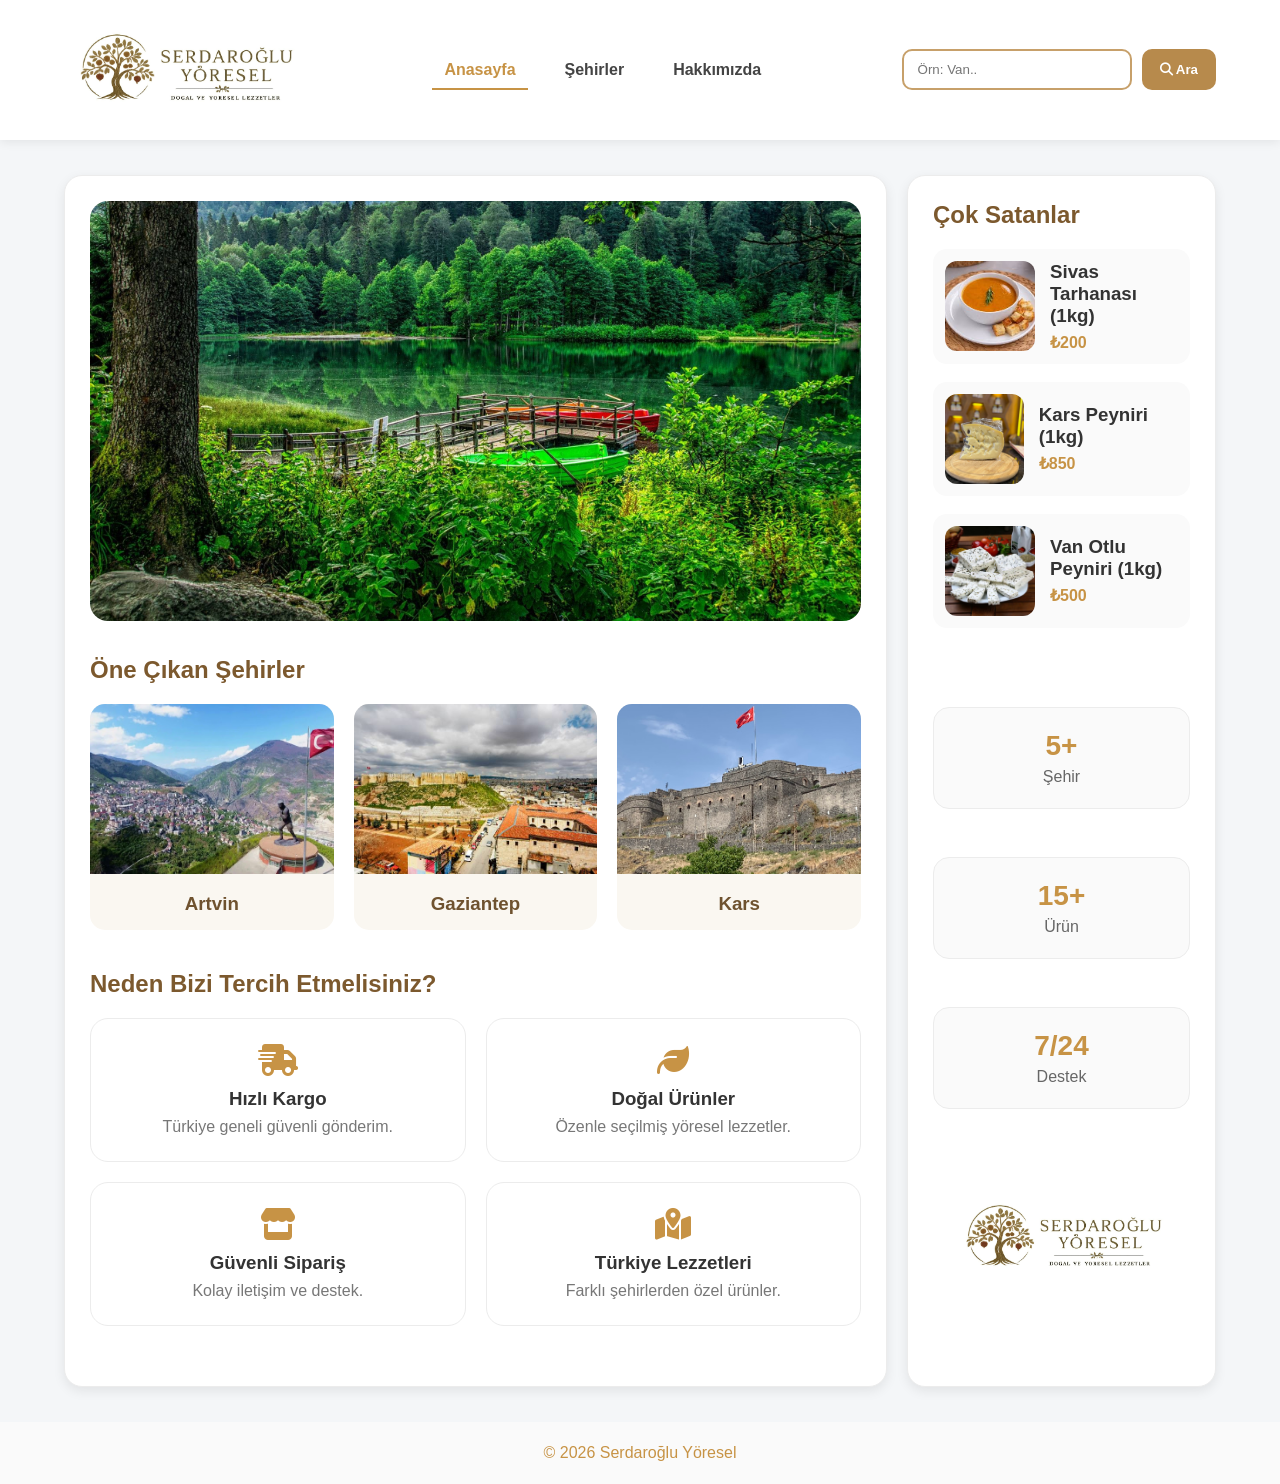
<file: index.html>
<!DOCTYPE html>
<html lang="tr">
<head>
    <meta charset="UTF-8">
    <meta name="viewport" content="width=device-width, initial-scale=1.0">
    <title>Serdaroğlu Yöresel</title>

    <!-- CSS -->
    <link rel="stylesheet" href="style.css">

    <!-- Font Awesome -->
    <link rel="stylesheet"
    href="https://cdnjs.cloudflare.com/ajax/libs/font-awesome/6.5.1/css/all.min.css">
</head>
<body>

    <!-- HEADER -->
    <header>

        <!-- Logo -->
        <div class="logo">
            <img src="serdarogluYoresel_logo.png" alt="Şerdaroğlu Yöresel">
        </div>

        <!-- Menü -->
        <nav>
            <ul>
                <li><a href="index.html" class="active">Anasayfa</a></li>
                <li><a href="sehirler.html">Şehirler</a></li>
                <li><a href="hakkimizda.html">Hakkımızda</a></li>
               
            </ul>
        </nav>

        <!-- Arama -->
        <div class="search-box">
            <input type="text" id="searchInput"
            placeholder="Örn: Van..">

            <button id="searchBtn">
                <i class="fa-solid fa-magnifying-glass"></i>
                Ara
            </button>
        </div>

    </header>


    <!-- ANA İÇERİK -->
    <div class="container">

        <!-- MAIN DIV -->
        <main>

            <!-- SLIDER -->
            <section class="slider">

                <div class="slide active">
                    <img src="slider1.jpg" alt="">
                </div>

                <div class="slide">
                    <img src="slider2.jpg" alt="">
                </div>

                <div class="slide">
                    <img src="slider3.jpg" alt="">
                </div>

            </section>

            
            <!-- ÖNE ÇIKAN ŞEHİRLER -->
            <section class="featured-cities">

                <h2>Öne Çıkan Şehirler</h2>

                <div class="city-cards">

                    <div class="city-card">
                        <img src="artvin.jpg" alt="">
                        <h3>Artvin</h3>
                    </div>

                    <div class="city-card">
                        <img src="gaziantep.jpg" alt="">
                        <h3>Gaziantep</h3>
                    </div>

                    <div class="city-card">
                        <img src="kars.jpg" alt="">
                        <h3>Kars</h3>
                    </div>

                </div>

            </section>


            <!-- KATEGORİLER -->
            <section class="categories">

                <section class="info-section">

    <h2>Neden Bizi Tercih Etmelisiniz?</h2>

    <div class="info-grid">

        <div class="info-card">
            <i class="fa-solid fa-truck-fast"></i>
            <h3>Hızlı Kargo</h3>
            <p>Türkiye geneli güvenli gönderim.</p>
        </div>

        <div class="info-card">
            <i class="fa-solid fa-leaf"></i>
            <h3>Doğal Ürünler</h3>
            <p>Özenle seçilmiş yöresel lezzetler.</p>
        </div>

        <div class="info-card">
            <i class="fa-solid fa-store"></i>
            <h3>Güvenli Sipariş</h3>
            <p>Kolay iletişim ve destek.</p>
        </div>

        <div class="info-card">
            <i class="fa-solid fa-map-location-dot"></i>
            <h3>Türkiye Lezzetleri</h3>
            <p>Farklı şehirlerden özel ürünler.</p>
        </div>

    </div>

</section>

            </section>

        </main>


        <!-- SAĞ DİV -->

    <aside>

    <h2>Çok Satanlar</h2>

    <div class="best-card">

        <img src="organikBal.jpg" alt="">

        <div class="best-info">
            <h3>Sivas Tarhanası (1kg)</h3>
            <p>₺200</p>
        </div>

    </div>

    <div class="best-card">

        <img src="karsPeyniri.jpg" alt="">

        <div class="best-info">
            <h3>Kars Peyniri (1kg)</h3>
            <p>₺850</p>
        </div>

    </div>

    <div class="best-card">

        <img src="baharatSeti.png" alt="">

        <div class="best-info">
            <h3>Van Otlu Peyniri (1kg)</h3>
            <p>₺500</p>
        </div>

    </div>


    <!-- İSTATİSTİK -->
    <br><br>
    <div class="stats-side">

        <div class="stat-box">
            <h2>5+</h2>
            <p>Şehir</p>
        </div>
        <br>
        <div class="stat-box">
            <h2>15+</h2>
            <p>Ürün</p>
        </div>
        <br>
        <div class="stat-box">
            <h2>7/24</h2>
            <p>Destek</p>
        </div>

    </div>
     <br> <br><br>
        <div class="side-logo">
    <img src="serdarogluYoresel_logo.png" alt="Logo">
</div>

        </aside>

    </div>


    <!-- FOOTER -->
    <footer>
        <p>© 2026 Serdaroğlu Yöresel</p>
    </footer>

    <!-- JS -->
    <script src="script.js"></script>

</body>
</html>
</file>
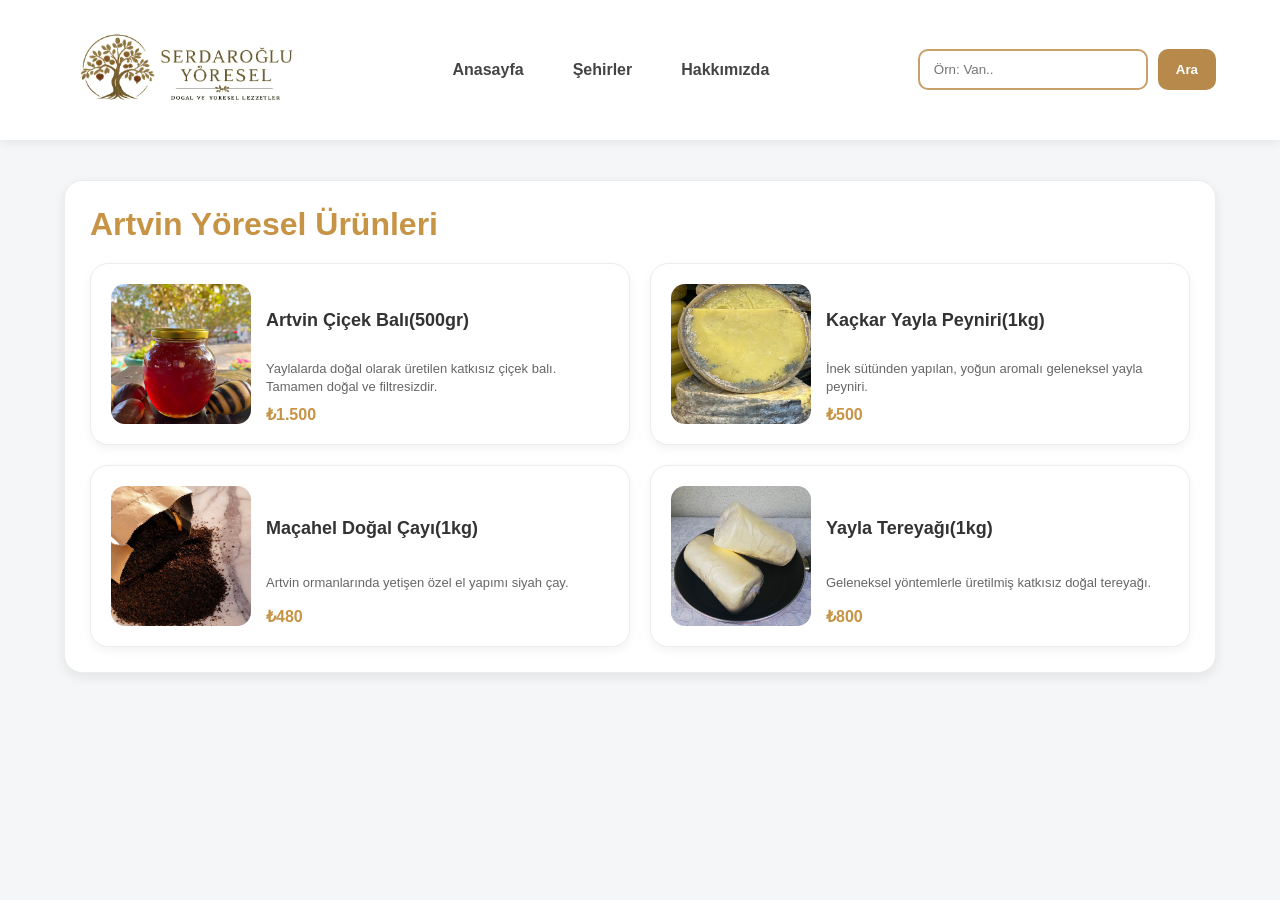
<file: artvin.html>
<!DOCTYPE html>
<html lang="tr">
<head>
    <meta charset="UTF-8">
    <meta name="viewport" content="width=device-width, initial-scale=1.0">
    <title>Artvin</title>

    <link rel="stylesheet" href="style.css">
</head>
<body>

<!-- HEADER (SENİN SİSTEME UYGUN SİLİNGEN) -->
<header>

    <div class="logo">
        <img src="serdarogluYoresel_logo.png" alt="logo">
    </div>

    <nav>
        <ul>
            <li><a href="index.html">Anasayfa</a></li>
            <li><a href="sehirler.html">Şehirler</a></li>
            <li><a href="hakkimizda.html">Hakkımızda</a></li>
        </ul>
    </nav>
<!-- Arama -->
        <div class="search-box">
            <input type="text" id="searchInput"
            placeholder="Örn: Van..">

            <button id="searchBtn">
                <i class="fa-solid fa-magnifying-glass"></i>
                Ara
            </button>
        </div>
</header>

<!-- ÜRÜN ALANI -->
<main class="product-page">

    <h1>Artvin Yöresel Ürünleri</h1>

    <div class="product-grid">

        <!-- 1 -->
        <div class="product-card">

            <img src="artvin_bal.jpg">

            <div class="product-info">
                <br>
                <h2>Artvin Çiçek Balı(500gr)</h2>

                <p>
                    Yaylalarda doğal olarak üretilen katkısız çiçek balı.
                    Tamamen doğal ve filtresizdir.
                </p>

                <span>₺1.500</span>
            </div>

        </div>

        <!-- 2 -->
        <div class="product-card">

            <img src="kackar_peynir.jpg">

            <div class="product-info">
                <br>
                <h2>Kaçkar Yayla Peyniri(1kg)</h2>

                <p>
                    İnek sütünden yapılan, yoğun aromalı geleneksel yayla peyniri.
                </p>

                <span>₺500</span>
            </div>

        </div>

        <!-- 3 -->
        <div class="product-card">

            <img src="macahel_cay.jpg">

            <div class="product-info">
                <br>
                <h2>Maçahel Doğal Çayı(1kg)</h2>

                <p>
                    Artvin ormanlarında yetişen özel el yapımı siyah çay.
                </p>

                <span>₺480</span>
            </div>

        </div>

        <!-- 4 -->
        <div class="product-card">

            <img src="artvin_tereyagi.jpg">

            <div class="product-info">
                <br>
                <h2>Yayla Tereyağı(1kg)</h2>

                <p>
                    Geleneksel yöntemlerle üretilmiş katkısız doğal tereyağı.
                </p>

                <span>₺800</span>
            </div>

        </div>

    </div>

</main><script src="script.js"></script>

</body>
</html>
</file>
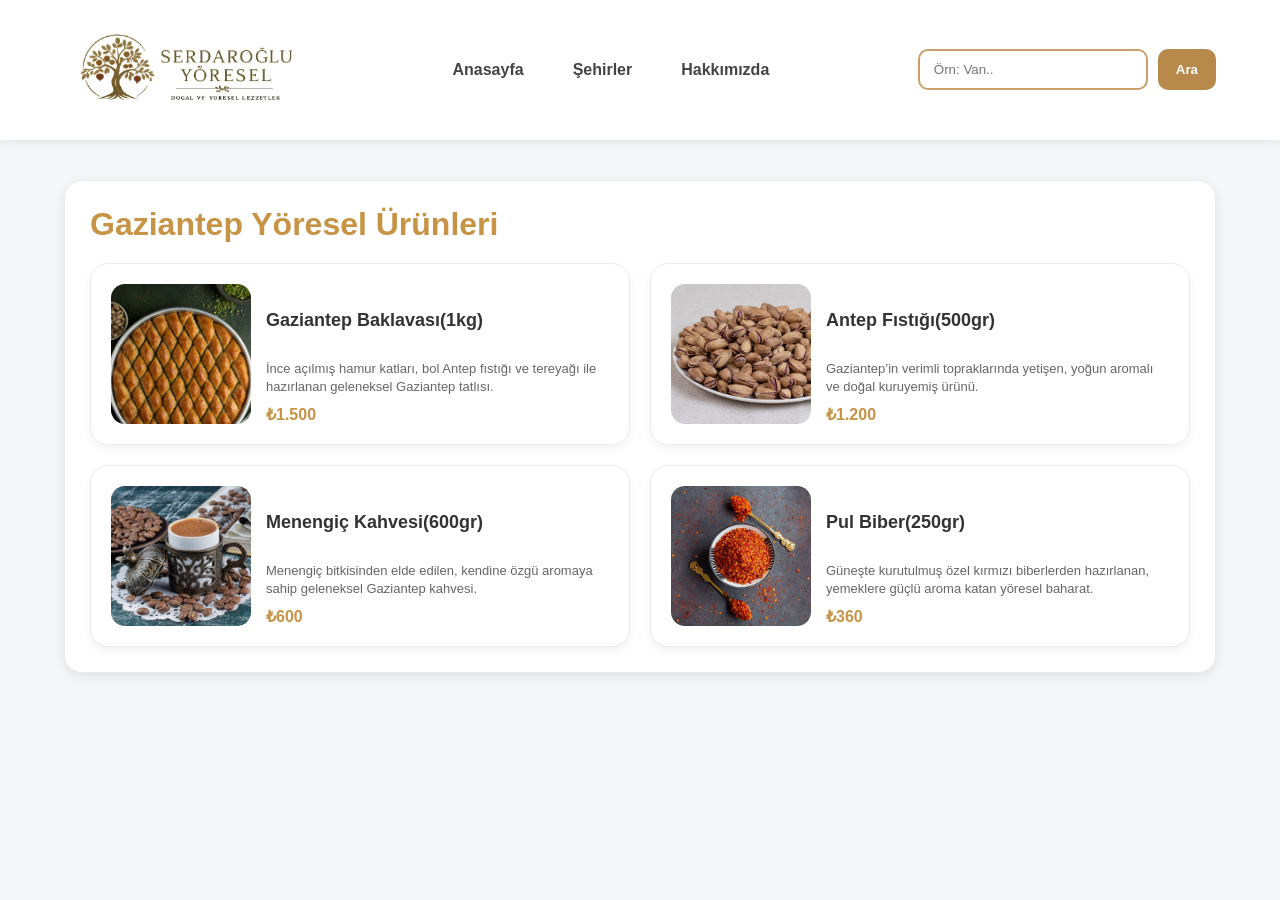
<file: gaziantep.html>
<!DOCTYPE html>
<html lang="tr">
<head>
    <meta charset="UTF-8">
    <meta name="viewport" content="width=device-width, initial-scale=1.0">
    <title>Gaziantep</title>

    <link rel="stylesheet" href="style.css">
</head>
<body>

<!-- HEADER (SENİN SİSTEME UYGUN SİLİNGEN) -->
<header>

    <div class="logo">
        <img src="serdarogluYoresel_logo.png" alt="logo">
    </div>

    <nav>
        <ul>
            <li><a href="index.html">Anasayfa</a></li>
            <li><a href="sehirler.html">Şehirler</a></li>
            <li><a href="hakkimizda.html">Hakkımızda</a></li>
        </ul>
    </nav>
<!-- Arama -->
        <div class="search-box">
            <input type="text" id="searchInput"
            placeholder="Örn: Van..">

            <button id="searchBtn">
                <i class="fa-solid fa-magnifying-glass"></i>
                Ara
            </button>
        </div>
</header>

<!-- ÜRÜN ALANI -->
<main class="product-page">

    <h1>Gaziantep Yöresel Ürünleri</h1>

    <div class="product-grid">

        <!-- 1 -->
        <div class="product-card">

            <img src="baklava.jpg">

            <div class="product-info">
                <br>
                <h2>Gaziantep Baklavası(1kg)</h2>

                <p>
                    İnce açılmış hamur katları, bol Antep fıstığı ve tereyağı ile hazırlanan
                    geleneksel Gaziantep tatlısı.
                </p>

                <span>₺1.500</span>
            </div>

        </div>

        <!-- 2 -->
        <div class="product-card">

            <img src="fistik.jpg">

            <div class="product-info">
                <br>
                <h2>Antep Fıstığı(500gr)</h2>

                <p>
                    Gaziantep’in verimli topraklarında yetişen, 
                    yoğun aromalı ve doğal kuruyemiş ürünü.
                </p>

                <span>₺1.200</span>
            </div>

        </div>

        <!-- 3 -->
        <div class="product-card">

            <img src="menengic.jpg">

            <div class="product-info">
                <br>
                <h2>Menengiç Kahvesi(600gr)</h2>

                <p>
                    Menengiç bitkisinden elde edilen, 
                    kendine özgü aromaya sahip geleneksel Gaziantep kahvesi.
                </p>

                <span>₺600</span>
            </div>

        </div>

        <!-- 4 -->
        <div class="product-card">

            <img src="biber.jpg">

            <div class="product-info">
                <br>
                <h2>Pul Biber(250gr)</h2>

                <p>
                    Güneşte kurutulmuş özel kırmızı biberlerden hazırlanan, 
                    yemeklere güçlü aroma katan yöresel baharat.
                </p>

                <span>₺360</span>
            </div>

        </div>

    </div>

</main>
<script src="script.js"></script>
</body>
</html>
</file>
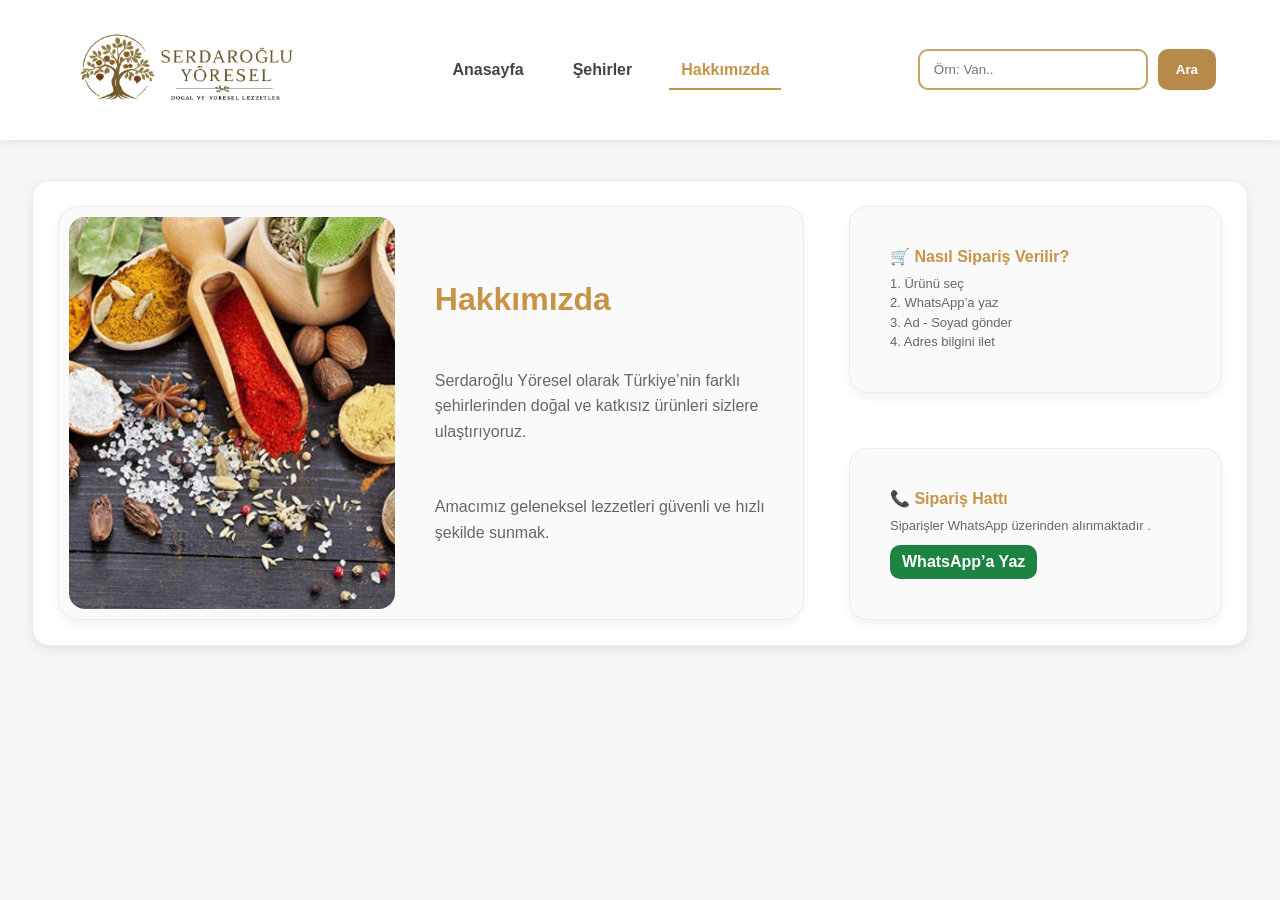
<file: hakkimizda.html>
<!DOCTYPE html>
<html lang="tr">
<head>
    <meta charset="UTF-8">
    <meta name="viewport" content="width=device-width, initial-scale=1.0">
    <title>Hakkımızda</title>

    <link rel="stylesheet" href="style.css">
</head>
<body>

<header>

    <div class="logo">
        <img src="serdarogluYoresel_logo.png">
    </div>

    <nav>
        <ul>
            <li><a href="index.html">Anasayfa</a></li>
            <li><a href="sehirler.html">Şehirler</a></li>
            <li><a href="hakkimizda.html" class="active">Hakkımızda</a></li>
            
        </ul>
    </nav>
<!-- Arama -->
        <div class="search-box">
            <input type="text" id="searchInput"
            placeholder="Örn: Van..">

            <button id="searchBtn">
                <i class="fa-solid fa-magnifying-glass"></i>
                Ara
            </button>
        </div>

</header>

<main class="about-layout">

    <!-- SOL ANA KART -->
    <div class="about-main">

        <div class="about-main-inner">

            <img src="hakkimizdaFoto.jpg" alt="Hakkımızda">

            <div class="about-text">

                <h1>Hakkımızda</h1>

                <p>
                    Serdaroğlu Yöresel olarak Türkiye’nin farklı şehirlerinden
                    doğal ve katkısız ürünleri sizlere ulaştırıyoruz.
                </p>

                <p>
                    Amacımız geleneksel lezzetleri güvenli ve hızlı şekilde sunmak.
                </p>

            </div>

        </div>

    </div>

    <!-- SAĞ KARTLAR -->
    <div class="about-side">

        <div class="about-card small">

            <h2>🛒 Nasıl Sipariş Verilir?</h2>

            <p>
                1. Ürünü seç<br>
                2. WhatsApp’a yaz<br>
                3. Ad - Soyad gönder<br>
                4. Adres bilgini ilet<br>
            </p>

        </div>

        <div class="about-card small">

            <h2>📞 Sipariş Hattı</h2>

            <p>Siparişler WhatsApp üzerinden alınmaktadır .</p>

            <a href="https://wa.me/905300118110">WhatsApp’a Yaz</a>

        </div>

    </div>

</main>
<script src="script.js"></script>
</body>
</html>
</file>
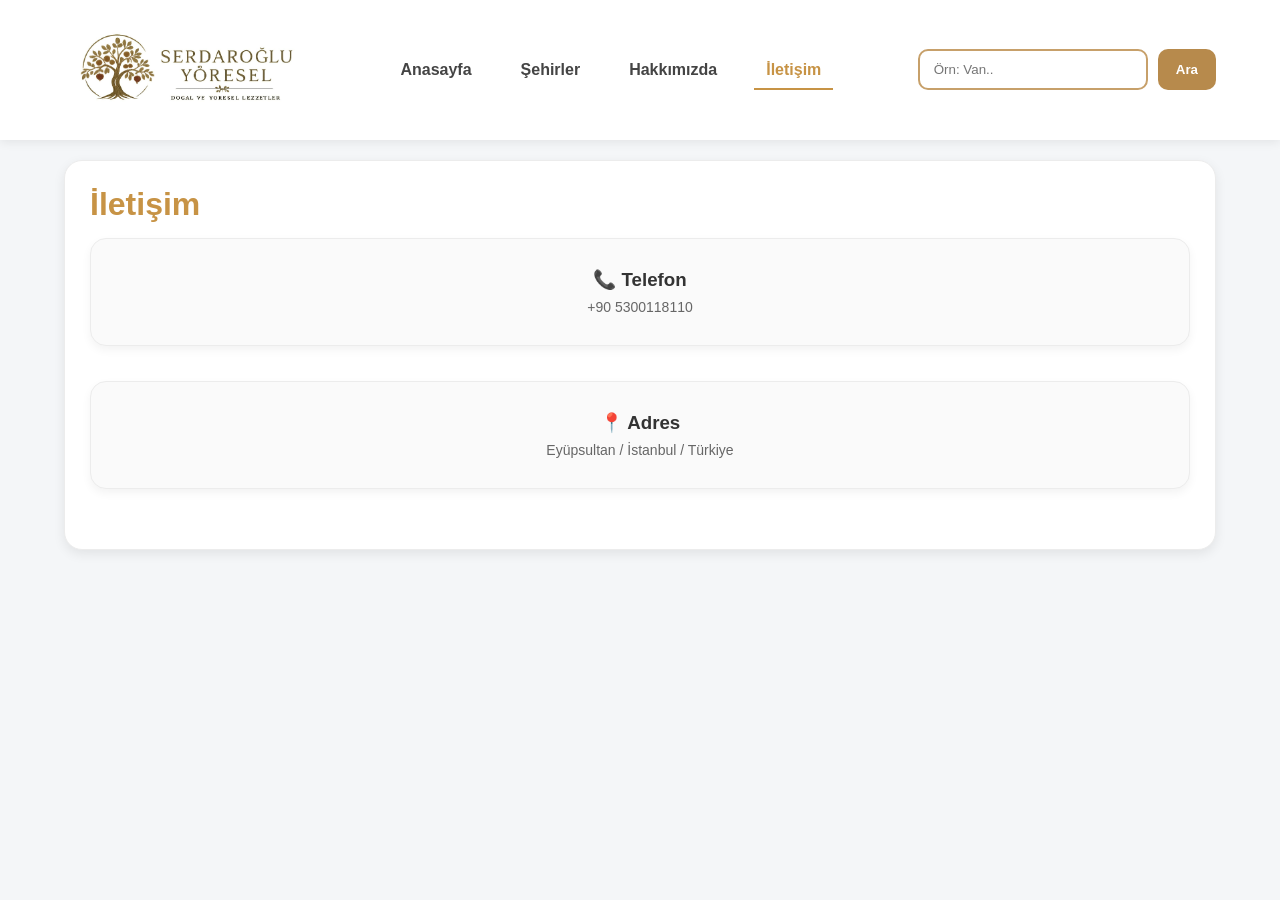
<file: iletisim.html>
<!DOCTYPE html>
<html lang="tr">
<head>
    <meta charset="UTF-8">
    <meta name="viewport" content="width=device-width, initial-scale=1.0">
    <title>İletişim</title>

    <link rel="stylesheet" href="style.css">
</head>
<body>

<header>

    <div class="logo">
        <img src="serdarogluYoresel_logo.png" alt="logo">
    </div>

    <nav>
        <ul>
            <li><a href="index.html">Anasayfa</a></li>
            <li><a href="sehirler.html">Şehirler</a></li>
            <li><a href="hakkimizda.html">Hakkımızda</a></li>
            <li><a href="iletisim.html" class="active">İletişim</a></li>
        </ul>
    </nav>
<!-- Arama -->
        <div class="search-box">
            <input type="text" id="searchInput"
            placeholder="Örn: Van..">

            <button id="searchBtn">
                <i class="fa-solid fa-magnifying-glass"></i>
                Ara
            </button>
        </div>
</header>

<main class="contact-layout">

    <!-- SOL: BİLGİ -->
    <div class="contact-info">

        <h1>İletişim</h1>

      

        <div class="contact-box">
            <h3>📞 Telefon</h3>
            <p>+90 5300118110</p>
        </div>

        

        <div class="contact-box">
            <h3>📍 Adres</h3>
            <p>Eyüpsultan / İstanbul / Türkiye</p>
        </div>

    </div>

   

</main>

</body>
</html>
</file>
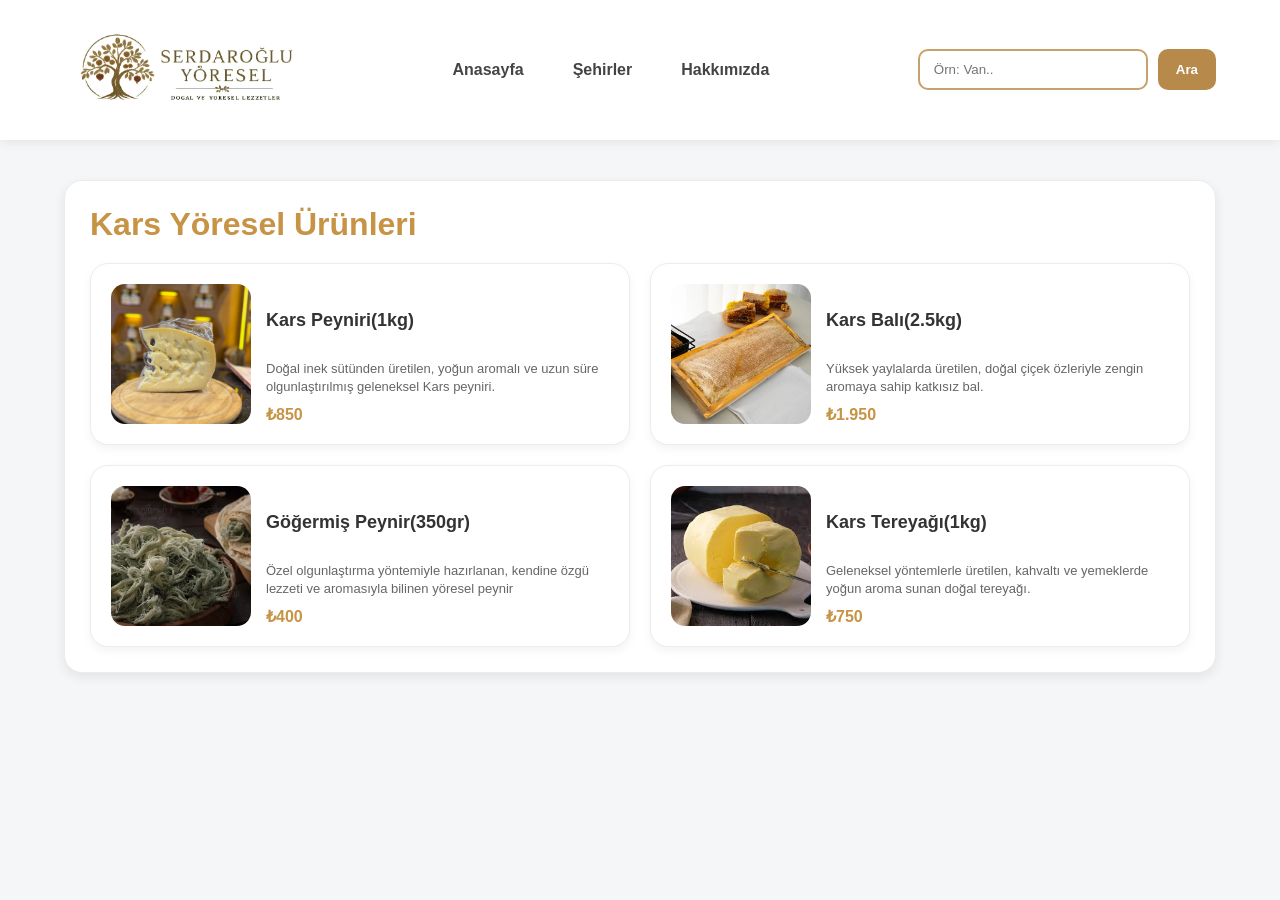
<file: kars.html>
<!DOCTYPE html>
<html lang="tr">
<head>
    <meta charset="UTF-8">
    <meta name="viewport" content="width=device-width, initial-scale=1.0">
    <title>Kars</title>

    <link rel="stylesheet" href="style.css">
</head>
<body>

<!-- HEADER (SENİN SİSTEME UYGUN SİLİNGEN) -->
<header>

    <div class="logo">
        <img src="serdarogluYoresel_logo.png" alt="logo">
    </div>

    <nav>
        <ul>
            <li><a href="index.html">Anasayfa</a></li>
            <li><a href="sehirler.html">Şehirler</a></li>
            <li><a href="hakkimizda.html">Hakkımızda</a></li>
        </ul>
    </nav>
<!-- Arama -->
        <div class="search-box">
            <input type="text" id="searchInput"
            placeholder="Örn: Van..">

            <button id="searchBtn">
                <i class="fa-solid fa-magnifying-glass"></i>
                Ara
            </button>
        </div>
</header>

<!-- ÜRÜN ALANI -->
<main class="product-page">

    <h1>Kars Yöresel Ürünleri</h1>

    <div class="product-grid">

        <!-- 1 -->
        <div class="product-card">

            <img src="karsPeyniri.jpg">

            <div class="product-info">
                <br>
                <h2>Kars Peyniri(1kg)</h2>

                <p>
                    Doğal inek sütünden üretilen, 
                    yoğun aromalı ve uzun süre olgunlaştırılmış geleneksel Kars peyniri.
                </p>

                <span>₺850</span>
            </div>

        </div>

        <!-- 2 -->
        <div class="product-card">

            <img src="karsBali.jpg">

            <div class="product-info">
                <br>
                <h2>Kars Balı(2.5kg)</h2>

                <p>
              Yüksek yaylalarda üretilen, 
              doğal çiçek özleriyle zengin aromaya sahip katkısız bal.
                </p>

                <span>₺1.950</span>
            </div>

        </div>

        <!-- 3 -->
        <div class="product-card">

            <img src="gogermis.jpg">

            <div class="product-info">
                <br>
                <h2>Göğermiş Peynir(350gr)</h2>

                <p>
                    Özel olgunlaştırma yöntemiyle hazırlanan, 
                    kendine özgü lezzeti ve aromasıyla bilinen yöresel peynir
                </p>

                <span>₺400</span>
            </div>

        </div>

        <!-- 4 -->
        <div class="product-card">

            <img src="karsTereyagi.jpg">

            <div class="product-info">
                <br>
                <h2>Kars Tereyağı(1kg)</h2>

                <p>
                    Geleneksel yöntemlerle üretilen, 
                    kahvaltı ve yemeklerde yoğun aroma sunan doğal tereyağı.
                </p>

                <span>₺750</span>
            </div>

        </div>

    </div>

</main>
<script src="script.js"></script>
</body>
</html>
</file>
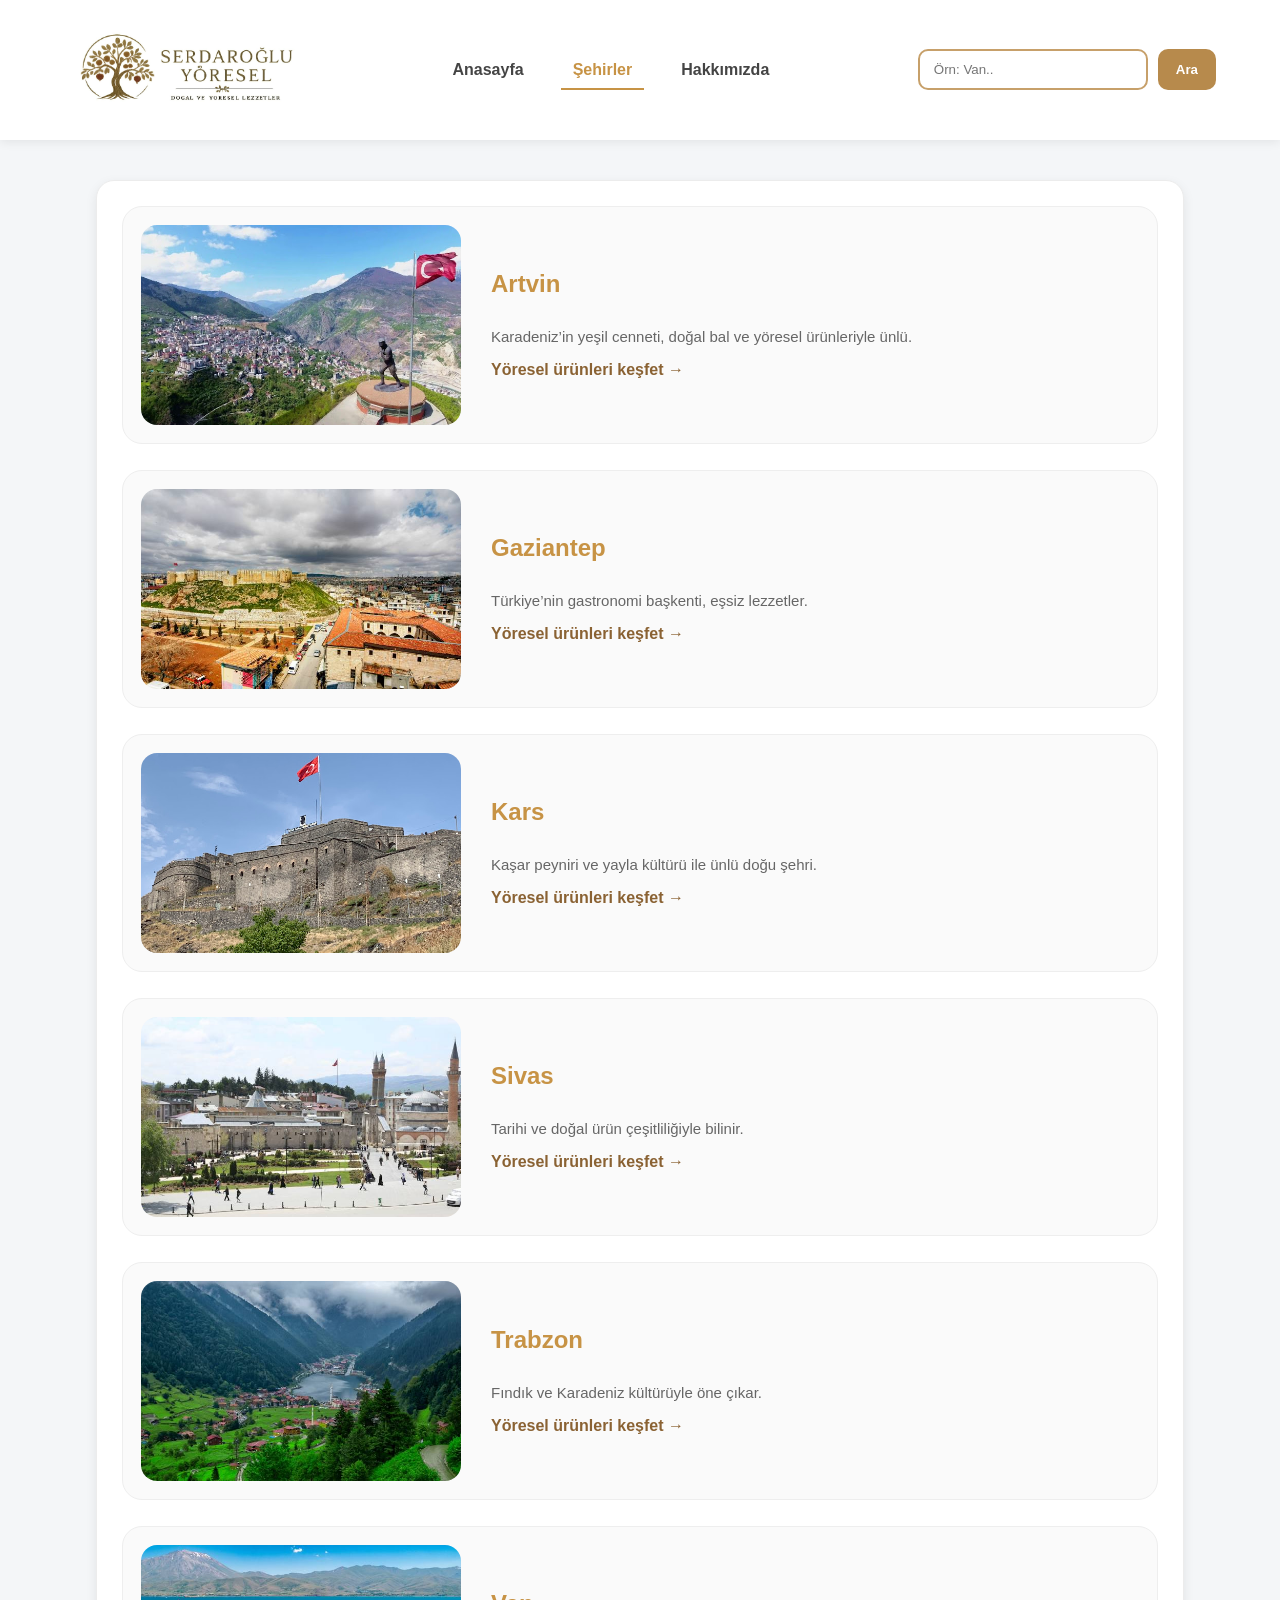
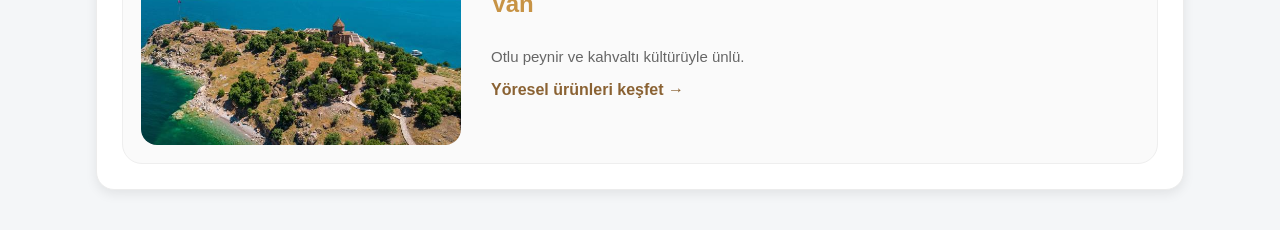
<file: sehirler.html>
<!DOCTYPE html>
<html lang="tr">
<head>
    <meta charset="UTF-8">
    <meta name="viewport" content="width=device-width, initial-scale=1.0">
    <title>Şehirler</title>

    <link rel="stylesheet" href="style.css">
</head>
<body>

<header>

    <div class="logo">
        <img src="serdarogluYoresel_logo.png">
    </div>

    <nav>
        <ul>
            <li><a href="index.html">Anasayfa</a></li>
            <li><a href="sehirler.html" class="active">Şehirler</a></li>
            <li><a href="hakkimizda.html">Hakkımızda</a></li>
          
        </ul>
    </nav>
<!-- Arama -->
        <div class="search-box">
            <input type="text" id="searchInput"
            placeholder="Örn: Van..">

            <button id="searchBtn">
                <i class="fa-solid fa-magnifying-glass"></i>
                Ara
            </button>
        </div>

</header>

<main class="city-feed">

    <!-- 1 -->
    <div class="city-item">
        <img src="artvin.jpg">

        <div class="city-text">
            <h2>Artvin</h2>
            <p>Karadeniz’in yeşil cenneti, doğal bal ve yöresel ürünleriyle ünlü.</p>
            <a href="artvin.html">Yöresel ürünleri keşfet →</a>
        </div>
    </div>

    <!-- 2 -->
    <div class="city-item">
        <img src="gaziantep.jpg">

        <div class="city-text">
            <h2>Gaziantep</h2>
            <p>Türkiye’nin gastronomi başkenti, eşsiz lezzetler.</p>
            <a href="gaziantep.html">Yöresel ürünleri keşfet →</a>
        </div>
    </div>

    <!-- 3 -->
    <div class="city-item">
        <img src="kars.jpg">

        <div class="city-text">
            <h2>Kars</h2>
            <p>Kaşar peyniri ve yayla kültürü ile ünlü doğu şehri.</p>
            <a href="kars.html">Yöresel ürünleri keşfet →</a>
        </div>
    </div>

    <!-- 4 -->
    <div class="city-item">
        <img src="sivas.jpg">

        <div class="city-text">
            <h2>Sivas</h2>
            <p>Tarihi ve doğal ürün çeşitliliğiyle bilinir.</p>
            <a href="sivas.html">Yöresel ürünleri keşfet →</a>
        </div>
    </div>

    <!-- 5 -->
    <div class="city-item">
        <img src="trabzon.jpg">

        <div class="city-text">
            <h2>Trabzon</h2>
            <p>Fındık ve Karadeniz kültürüyle öne çıkar.</p>
            <a href="trabzon.html">Yöresel ürünleri keşfet →</a>
        </div>
    </div>

    <!-- 6 -->
    <div class="city-item">
        <img src="van.jpg">

        <div class="city-text">
            <h2>Van</h2>
            <p>Otlu peynir ve kahvaltı kültürüyle ünlü.</p>
            <a href="van.html">Yöresel ürünleri keşfet →</a>
        </div>
    </div>

</main>

</body>
</html>
</file>
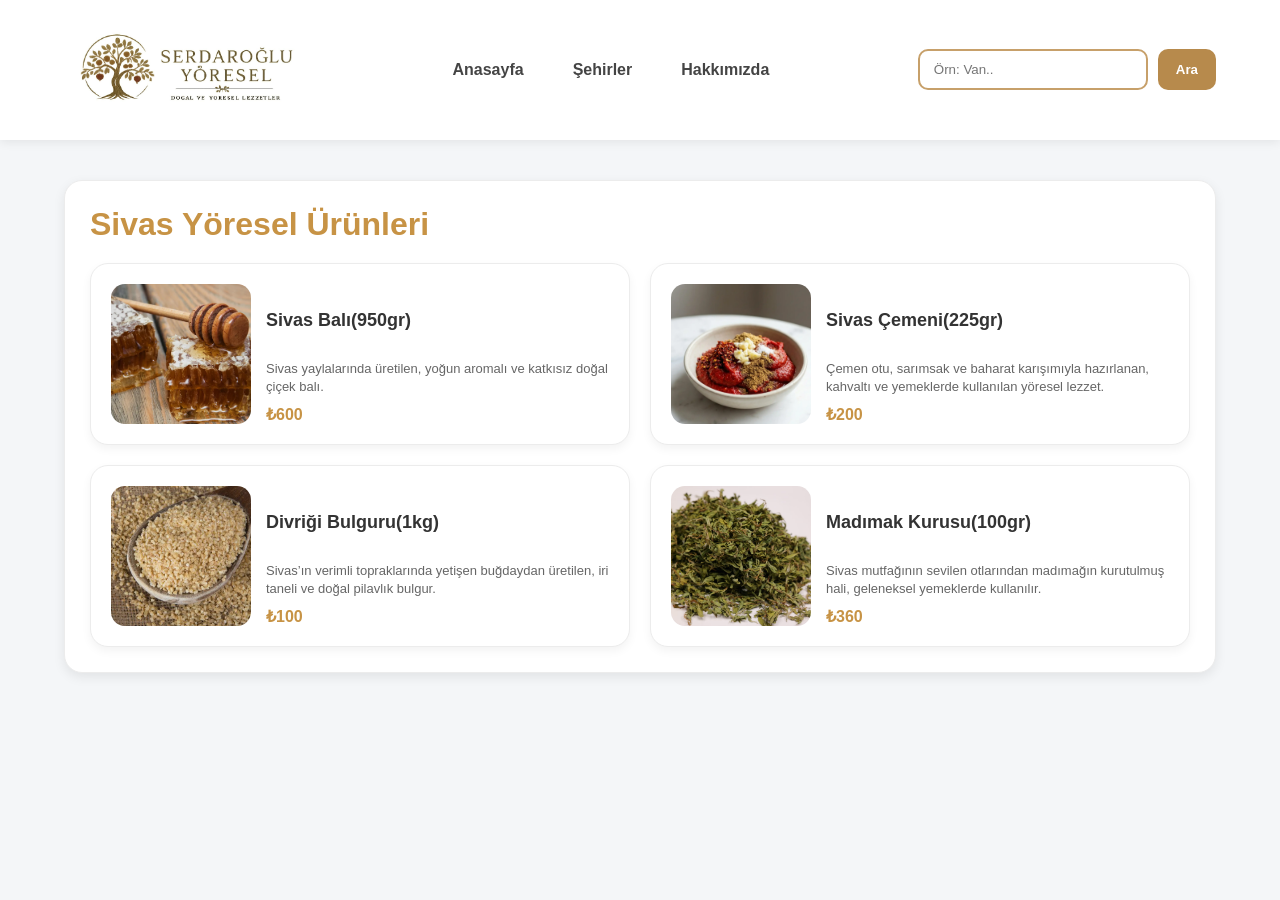
<file: sivas.html>
<!DOCTYPE html>
<html lang="tr">
<head>
    <meta charset="UTF-8">
    <meta name="viewport" content="width=device-width, initial-scale=1.0">
    <title>Sivas</title>

    <link rel="stylesheet" href="style.css">
</head>
<body>

<!-- HEADER (SENİN SİSTEME UYGUN SİLİNGEN) -->
<header>

    <div class="logo">
        <img src="serdarogluYoresel_logo.png" alt="logo">
    </div>

    <nav>
        <ul>
            <li><a href="index.html">Anasayfa</a></li>
            <li><a href="sehirler.html">Şehirler</a></li>
            <li><a href="hakkimizda.html">Hakkımızda</a></li>
        </ul>
    </nav>
<!-- Arama -->
        <div class="search-box">
            <input type="text" id="searchInput"
            placeholder="Örn: Van..">

            <button id="searchBtn">
                <i class="fa-solid fa-magnifying-glass"></i>
                Ara
            </button>
        </div>
</header>

<!-- ÜRÜN ALANI -->
<main class="product-page">

    <h1>Sivas Yöresel Ürünleri</h1>

    <div class="product-grid">

        <!-- 1 -->
        <div class="product-card">

            <img src="sivasBali.jpg">

            <div class="product-info">
                <br>
                <h2>Sivas Balı(950gr)</h2>

                <p>
                   Sivas yaylalarında üretilen, 
                   yoğun aromalı ve katkısız doğal çiçek balı.
                </p>

                <span>₺600</span>
            </div>

        </div>

        <!-- 2 -->
        <div class="product-card">

            <img src="cemen.jpg">

            <div class="product-info">
                <br>
                <h2>Sivas Çemeni(225gr)</h2>

                <p>
                    Çemen otu, sarımsak ve baharat karışımıyla hazırlanan, 
                    kahvaltı ve yemeklerde kullanılan yöresel lezzet.
                </p>

                <span>₺200</span>
            </div>

        </div>

        <!-- 3 -->
        <div class="product-card">

            <img src="bulgur.jpg">

            <div class="product-info">
                <br>
                <h2>Divriği Bulguru(1kg)</h2>

                <p>
                   Sivas’ın verimli topraklarında yetişen buğdaydan üretilen, 
                   iri taneli ve doğal pilavlık bulgur.
                </p>

                <span>₺100</span>
            </div>

        </div>

        <!-- 4 -->
        <div class="product-card">

            <img src="madimak.jpg">

            <div class="product-info">
                <br>
                <h2>Madımak Kurusu(100gr)</h2>

                <p>
                    Sivas mutfağının sevilen otlarından madımağın kurutulmuş hali, 
                    geleneksel yemeklerde kullanılır.
                </p>

                <span>₺360</span>
            </div>

        </div>

    </div>

</main>
<script src="script.js"></script>
</body>
</html>
</file>
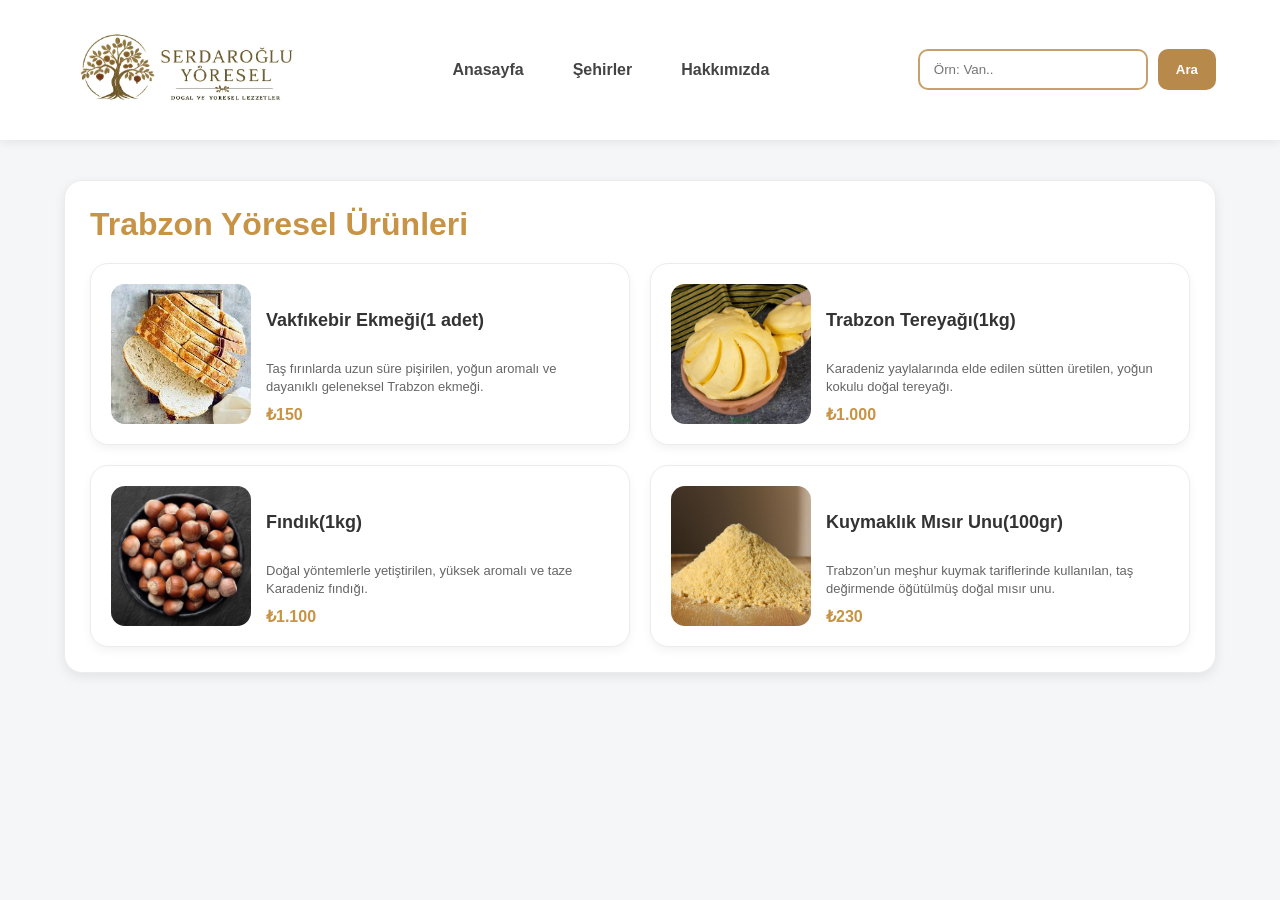
<file: trabzon.html>
<!DOCTYPE html>
<html lang="tr">
<head>
    <meta charset="UTF-8">
    <meta name="viewport" content="width=device-width, initial-scale=1.0">
    <title>Trabzon</title>

    <link rel="stylesheet" href="style.css">
</head>
<body>

<!-- HEADER (SENİN SİSTEME UYGUN SİLİNGEN) -->
<header>

    <div class="logo">
        <img src="serdarogluYoresel_logo.png" alt="logo">
    </div>

    <nav>
        <ul>
            <li><a href="index.html">Anasayfa</a></li>
            <li><a href="sehirler.html">Şehirler</a></li>
            <li><a href="hakkimizda.html">Hakkımızda</a></li>
        </ul>
    </nav>
<!-- Arama -->
        <div class="search-box">
            <input type="text" id="searchInput"
            placeholder="Örn: Van..">

            <button id="searchBtn">
                <i class="fa-solid fa-magnifying-glass"></i>
                Ara
            </button>
        </div>
</header>

<!-- ÜRÜN ALANI -->
<main class="product-page">

    <h1>Trabzon Yöresel Ürünleri</h1>

    <div class="product-grid">

        <!-- 1 -->
        <div class="product-card">

            <img src="vakfikebir.jpg">

            <div class="product-info">
                <br>
                <h2>Vakfıkebir Ekmeği(1 adet)</h2>

                <p>
                  Taş fırınlarda uzun süre pişirilen, 
                  yoğun aromalı ve dayanıklı geleneksel Trabzon ekmeği.
                </p>

                <span>₺150</span>
            </div>

        </div>

        <!-- 2 -->
        <div class="product-card">

            <img src="trabzonTereyagi.jpg">

            <div class="product-info">
                <br>
                <h2>Trabzon Tereyağı(1kg)</h2>

                <p>
                   Karadeniz yaylalarında elde edilen sütten üretilen, 
                   yoğun kokulu doğal tereyağı.
                </p>

                <span>₺1.000</span>
            </div>

        </div>

        <!-- 3 -->
        <div class="product-card">

            <img src="findik.jpg">

            <div class="product-info">
                <br>
                <h2>Fındık(1kg)</h2>

                <p>
                  Doğal yöntemlerle yetiştirilen, 
                  yüksek aromalı ve taze Karadeniz fındığı.
                </p>

                <span>₺1.100</span>
            </div>

        </div>

        <!-- 4 -->
        <div class="product-card">

            <img src="misirUnu.jpg">

            <div class="product-info">
                <br>
                <h2>Kuymaklık Mısır Unu(100gr)</h2>

                <p>
                    Trabzon’un meşhur kuymak tariflerinde kullanılan, 
                    taş değirmende öğütülmüş doğal mısır unu.
                </p>

                <span>₺230</span>
            </div>

        </div>

    </div>

</main>
<script src="script.js"></script>
</body>
</html>
</file>
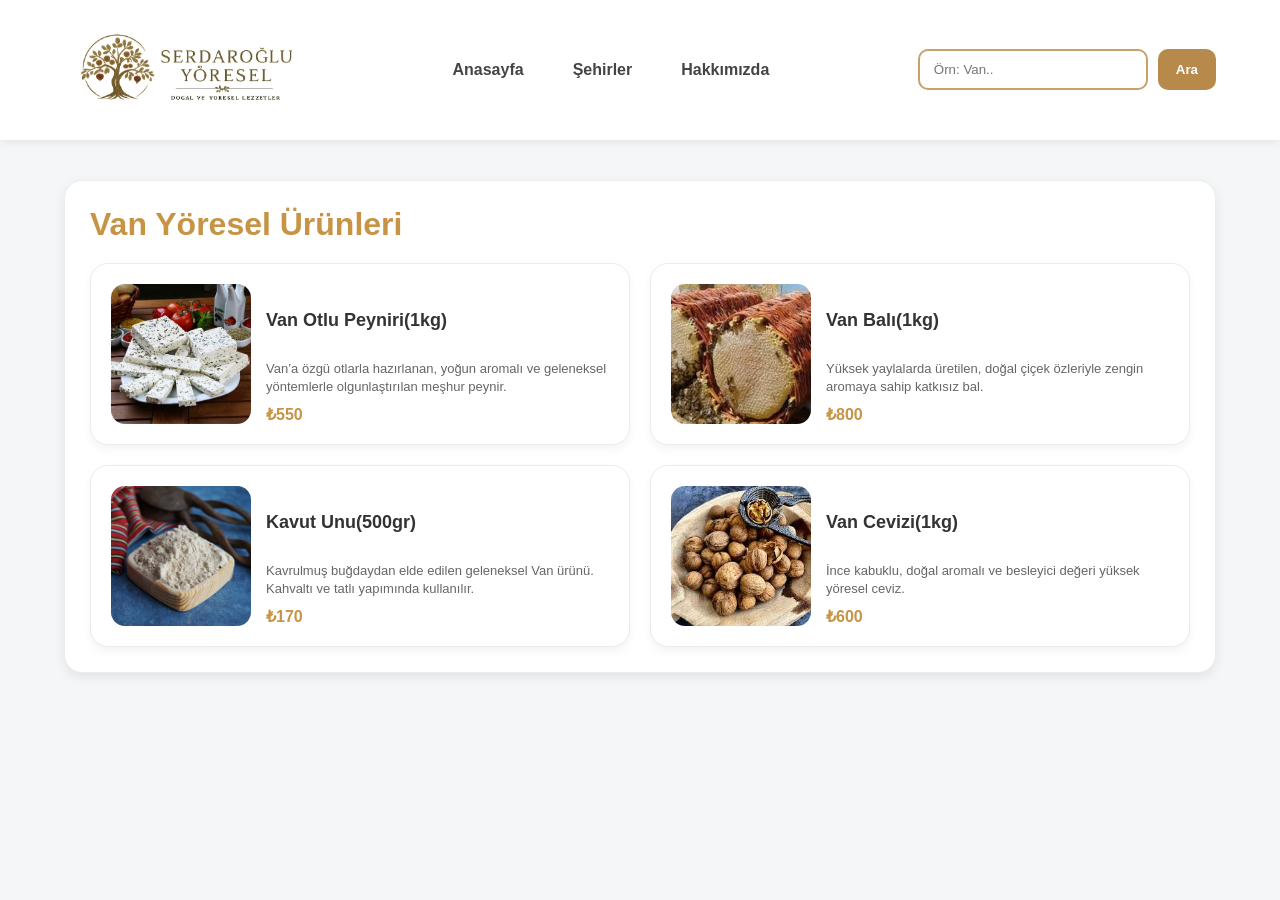
<file: van.html>
<!DOCTYPE html>
<html lang="tr">
<head>
    <meta charset="UTF-8">
    <meta name="viewport" content="width=device-width, initial-scale=1.0">
    <title>Van</title>

    <link rel="stylesheet" href="style.css">
</head>
<body>

<!-- HEADER (SENİN SİSTEME UYGUN SİLİNGEN) -->
<header>

    <div class="logo">
        <img src="serdarogluYoresel_logo.png" alt="logo">
    </div>

    <nav>
        <ul>
            <li><a href="index.html">Anasayfa</a></li>
            <li><a href="sehirler.html">Şehirler</a></li>
            <li><a href="hakkimizda.html">Hakkımızda</a></li>
        </ul>
    </nav>
<!-- Arama -->
        <div class="search-box">
            <input type="text" id="searchInput"
            placeholder="Örn: Van..">

            <button id="searchBtn">
                <i class="fa-solid fa-magnifying-glass"></i>
                Ara
            </button>
        </div>
</header>

<!-- ÜRÜN ALANI -->
<main class="product-page">

    <h1>Van Yöresel Ürünleri</h1>

    <div class="product-grid">

        <!-- 1 -->
        <div class="product-card">

            <img src="baharatSeti.png">

            <div class="product-info">
                <br>
                <h2>Van Otlu Peyniri(1kg)</h2>

                <p>
                  Van’a özgü otlarla hazırlanan, 
                  yoğun aromalı ve geleneksel yöntemlerle olgunlaştırılan meşhur peynir.
                </p>

                <span>₺550</span>
            </div>

        </div>

        <!-- 2 -->
        <div class="product-card">

            <img src="vanBali.jpg">

            <div class="product-info">
                <br>
                <h2>Van Balı(1kg)</h2>

                <p>
                  Yüksek yaylalarda üretilen, 
                  doğal çiçek özleriyle zengin aromaya sahip katkısız bal.
                </p>

                <span>₺800</span>
            </div>

        </div>

        <!-- 3 -->
        <div class="product-card">

            <img src="kavut.jpg">

            <div class="product-info">
                <br>
                <h2>Kavut Unu(500gr)</h2>

                <p>
                  Kavrulmuş buğdaydan elde edilen geleneksel Van ürünü. 
                  Kahvaltı ve tatlı yapımında kullanılır.
                </p>

                <span>₺170</span>
            </div>

        </div>

        <!-- 4 -->
        <div class="product-card">

            <img src="ceviz.jpg">

            <div class="product-info">
                <br>
                <h2>Van Cevizi(1kg)</h2>

                <p>
                    İnce kabuklu, doğal aromalı ve besleyici değeri yüksek yöresel ceviz.
                </p>

                <span>₺600</span>
            </div>

        </div>

    </div>

</main>
<script src="script.js"></script>
</body>
</html>
</file>
<file: style.css>
*{
    margin:0;
    padding:0;
    box-sizing:border-box;
    font-family:Arial, sans-serif;
}

body{
    background:#f4f6f8;
    color:#333;
}

/* HEADER */

header{
    width:100%;
    background:white;
    display:flex;
    justify-content:space-between;
    align-items:center;
    padding:8px 5%;
    box-shadow:0 2px 10px rgba(0,0,0,.08);
    position:sticky;
    top:0;
    z-index:999;
}

.logo img{
    width:240px;
    display:block;
}

/* MENU */

nav ul{
    display:flex;
    list-style:none;
    gap:25px;
}

nav a{
    text-decoration:none;
    color:#6f522f;
    font-weight:600;
    transition:.3s;
    padding:8px 12px;
    border-radius:8px;
}

nav a{
    color:#444;
    position:relative;
}

nav a:hover,
nav a.active{
    color:#c79345;
}

nav a::after{
    content:'';
    position:absolute;
    width:0;
    height:2px;
    left:0;
    bottom:-4px;
    background:#c79345;
    transition:.3s;
}

nav a:hover::after,
nav a.active::after{
    width:100%;
}

/* SEARCH */

.search-box{
    display:flex;
    gap:10px;
}

.search-box input{
    width:230px;
    padding:11px 14px;
    border:2px solid #c7a06a;
    border-radius:10px;
    outline:none;
    transition:.3s;
}

.search-box input:focus{
    border-color:#8a6233;
}

.search-box button{
    padding:11px 18px;
    border:none;
    background:#b78a4c;
    color:white;
    border-radius:10px;
    cursor:pointer;
    transition:.3s;
    font-weight:bold;
}

.search-box button:hover{
    background:#8a6233;
    transform:translateY(-2px);
}

/* CONTAINER */

.container{
    width:90%;
    margin:35px auto;
    display:flex;
    gap:20px;
    align-items:stretch;
}

/* MAIN */

main{
    flex:3;
    background:#ffffff;
    border:1px solid #ececec;
    padding:25px;
    border-radius:18px;
    box-shadow:0 4px 12px rgba(0,0,0,.08);
}

/* ASIDE */

aside{
    flex:1;
    background:#ffffff;
    border:1px solid #ececec;
    padding:25px;
    border-radius:18px;
    box-shadow:0 4px 12px rgba(0,0,0,.08);
}

/* EŞİT UZUNLUK */

main,
aside{
    min-height:100%;
}

/* SLIDER */

.slider{
    position:relative;
    width:100%;
    height:420px;
    overflow:hidden;
    border-radius:18px;
    margin-bottom:35px;
}

.slide{
    position:absolute;
    width:100%;
    height:100%;
    opacity:0;
    transition:1s;
}

.slide.active{
    opacity:1;
}

.slide img{
    width:100%;
    height:100%;
    object-fit:cover;
}

/* TITLES */

h2{
    color:#7c592e;
    margin-bottom:20px;
}

/* CITY CARDS */

.city-cards{
    display:flex;
    gap:20px;
    flex-wrap:wrap;
    margin-bottom:40px;
}

.city-card{
    flex:1;
    min-width:180px;
    background:#faf7f1;
    border-radius:15px;
    overflow:hidden;
    text-align:center;
    transition:.4s;
    cursor:pointer;
}

.city-card:hover{
    transform:translateY(-6px);
    box-shadow:0 8px 18px rgba(0,0,0,.12);
}

.city-card img{
    width:100%;
    height:170px;
    object-fit:cover;
}

.city-card h3{
    padding:15px;
    color:#6f522f;
}

/* CATEGORY */

.category-grid{
    display:grid;
    grid-template-columns:repeat(auto-fit,minmax(150px,1fr));
    gap:20px;
    margin-bottom:40px;
}

.category-card{
    background:#faf7f1;
    padding:25px;
    text-align:center;
    border-radius:15px;
    transition:.3s;
    cursor:pointer;
}

.category-card:hover{
    background:#b78a4c;
    color:white;
    transform:scale(1.04);
}

.category-card i{
    font-size:30px;
    margin-bottom:12px;
}

/* BANNER */

.banner{
    background:linear-gradient(135deg,#b78a4c,#8a6233);
    color:white;
    padding:35px;
    border-radius:18px;
    text-align:center;
}

/* BEST SELLERS */

.best-card{
    display:flex;
    align-items:center;
    gap:15px;
    padding:12px;
    margin-bottom:18px;
    background:#fafafa;
    border-radius:14px;
    transition:.3s;
    cursor:pointer;
}

.best-card:hover{
    transform:translateY(-3px);
    box-shadow:0 6px 15px rgba(0,0,0,.08);
}

.best-card img{
    width:90px;
    height:90px;
    object-fit:cover;
    border-radius:12px;
}

.best-info h3{
    color:#333;
    margin-bottom:6px;
}

.best-info p{
    color:#c79345;
    font-weight:bold;
}

/* FOOTER */

footer{
    margin-top:30px;
    text-align:center;
    padding:22px;
    background:#fafafa;
    color:#c79345;
}

/* RESPONSIVE */

@media(max-width:950px){

    header{
        flex-direction:column;
        gap:15px;
    }

    .container{
        flex-direction:column;
    }

    nav ul{
        flex-wrap:wrap;
        justify-content:center;
    }

    .search-box{
        width:100%;
        justify-content:center;
    }

    .search-box input{
        width:100%;
    }
}
.info-grid{
    display:grid;
    grid-template-columns:repeat(2,1fr);
    gap:20px;
    margin-bottom:35px;
}

.info-card{
    background:white;
    border:1px solid #ececec;
    border-radius:18px;
    padding:25px;
    text-align:center;
    transition:.35s;
}

.info-card:hover{
    transform:translateY(-5px);
    box-shadow:0 8px 18px rgba(0,0,0,.07);
}

.info-card i{
    font-size:32px;
    color:#c79345;
    margin-bottom:12px;
}

.info-card h3{
    margin-bottom:8px;
    color:#333;
}

.info-card p{
    color:#777;
}

.stats-side{
    margin-top:25px;
    display:flex;
    flex-direction:column;
    gap:15px;
}

.stat-box{
    background:#fafafa;
    border:1px solid #ececec;
    border-radius:16px;
    padding:22px;
    text-align:center;
    transition:.3s;
}

.stat-box:hover{
    transform:translateY(-3px);
    box-shadow:0 6px 14px rgba(0,0,0,.06);
}

.stat-box h2{
    color:#c79345;
    font-size:28px;
    margin-bottom:6px;
}

.stat-box p{
    color:#666;
}

.side-logo{
    background:#fff;
  
    border-radius:18px;
    padding:18px;
    margin-bottom:20px;
    display:flex;
    justify-content:center;
    align-items:center;
}

.side-logo img{
    width:100%;
    max-width:300px;
    height:auto;
    object-fit:contain;
    
    transition:.3s;
}

/* =========================
   CITY FEED LAYOUT
========================= */

.city-feed{
    width:85%;   /* KENARLARDA BOŞLUK */
    margin:40px auto;

    display:flex;
    flex-direction:column;
    gap:26px;
}

/* TEK SATIR */
.city-item{
    display:flex;
    align-items:center;

    gap:30px;

    padding:18px;

    background:#fafafa;
    border:1px solid #eee;
    border-radius:20px;

    transition:.3s;
}

.city-item:hover{
    transform:translateY(-4px);
    box-shadow:0 10px 20px rgba(0,0,0,0.08);
}

/* SOL GÖRSEL */
.city-item img{
    width:320px;   /* BÜYÜK GÖRSEL */
    height:200px;
    object-fit:cover;

    border-radius:16px;
    flex-shrink:0;
}

/* SAĞ YAZI */
.city-text{
    display:flex;
    flex-direction:column;
    gap:10px;
}

.city-text h2{
    color:#c79345;
    font-size:24px;
}

.city-text p{
    color:#666;
    font-size:15px;
    max-width:500px;
}

/* LINK */
.city-text a{
    margin-top:6px;
    color:#8a6233;
    font-weight:600;
    text-decoration:none;

    width:max-content;
}

.city-text a:hover{
    color:#c79345;
}

/* RESPONSIVE */
@media(max-width:900px){
    .city-item{
        flex-direction:column;
        align-items:flex-start;
    }

    .city-item img{
        width:100%;
        height:220px;
    }
}

/* =========================
   HAKKIMIZDA - MODERN LAYOUT
========================= */
/* ANA LAYOUT */
.about-layout{
    width:95%;
    margin:40px auto;

    display:flex;
    gap:45px;

    align-items:stretch;
}

/* SOL BÜYÜK KART */
.about-main{
    flex:2;
}

.about-main-inner{
    background: #fafafa;;
    border:1px solid #ececec;
    border-radius:20px;

    padding:10px;

    display:flex;
    gap:40px;

    height:100%; /* SAĞLA EŞİT */
    box-shadow:0 4px 12px rgba(0,0,0,0.05);
}

/* SOL GÖRSEL */
.about-main-inner img{
    width:45%;
    height:100%;

    object-fit:cover;
    border-radius:16px;
}

/* YAZI */
.about-text{
    display:flex;
    flex-direction:column;
    justify-content:center;
    gap:50px;
}

.about-text h1{
    color:#c79345;
}

.about-text p{
    color:#666;
    line-height:1.6;
}

/* SAĞ KOLON */
.about-side{
    flex:1;

    display:flex;
    flex-direction:column;
    gap:55px;
}

/* KÜÇÜK KART */
.about-card.small{
    background: #fafafa;;
    border:1px solid #ececec;
    border-radius:18px;

    padding:40px;

    flex:1; /* ÖNEMLİ: EŞİT BOY */
    box-shadow:0 4px 10px rgba(0,0,0,0.05);
}

.about-card.small h2{
    color:#c79345;
    font-size:16px;
    margin-bottom:8px;
}

.about-card.small p{
    font-size:13px;
    color:#666;
    line-height:1.5;
}

/* WHATSAPP */
.about-card.small a{
    display:inline-block;
    margin-top:10px;

    background:#1d8342;
    color:white;

    padding:8px 12px;
    border-radius:10px;

    text-decoration:none;
    font-weight:bold;
}

/* RESPONSIVE */
@media(max-width:900px){
    .about-layout{
        flex-direction:column;
    }

    .about-main-inner{
        flex-direction:column;
    }

    .about-main-inner img{
        width:100%;
        height:220px;
    }
}
/* =========================
   İLETİŞİM SAYFASI
========================= */

.contact-layout{
    width:90%;
    margin:20px auto;

    display:flex;
    gap:25px;
}

/* SOL INFO */
.contact-info{
    flex:1;
}

.contact-info h1{
    color:#c79345;
    margin-bottom:15px;
}

.contact-box{
    background: #fafafa;;
    border:1px solid #ececec;
    border-radius:16px;
    text-align: center;
    padding:30px;
    margin-bottom:35px;

    box-shadow:0 4px 10px rgba(0,0,0,0.05);
}

.contact-box h3{
    color:#333;
    margin-bottom:8px;
}

.contact-box p{
    color:#666;
    font-size:14px;
}



/* RESPONSIVE */
@media(max-width:900px){
    .contact-layout{
        flex-direction:column;
    }
}
/* =========================
   ÜRÜN SAYFASI
========================= */

.product-page{
    width:90%;
    margin:40px auto;
}

.product-page h1{
    color:#c79345;
    margin-bottom:20px;
}

/* 2x2 GRID */
.product-grid{
    display:grid;
    grid-template-columns:repeat(2, 1fr);
    gap:20px;
}

/* CARD */
.product-card{
    display:flex;
    gap:15px;

    background:#fff;
    border:1px solid #ececec;
    border-radius:18px;

    padding:20px;

    box-shadow:0 4px 10px rgba(0,0,0,0.05);

    transition:.3s;
}

.product-card:hover{
    transform:translateY(-5px);
    box-shadow:0 12px 25px rgba(0,0,0,0.12);
}

/* IMAGE LEFT */
.product-card img{
    width:140px;
    height:140px;
    object-fit:cover;

    border-radius:14px;
    flex-shrink:0;
}

/* INFO RIGHT */
.product-info{
    display:flex;
    flex-direction:column;
    justify-content:space-between;
}

.product-info h2{
    font-size:18px;
    color:#333;
}

.product-info p{
    font-size:13px;
    color:#666;
    line-height:1.4;
}

/* PRICE */
.product-info span{
    color:#c79345;
    font-weight:bold;
    font-size:16px;
}

/* RESPONSIVE */
@media(max-width:900px){
    .product-grid{
        grid-template-columns:1fr;
    }

    .product-card{
        flex-direction:column;
    }

    .product-card img{
        width:100%;
        height:200px;
    }
}
</file>
